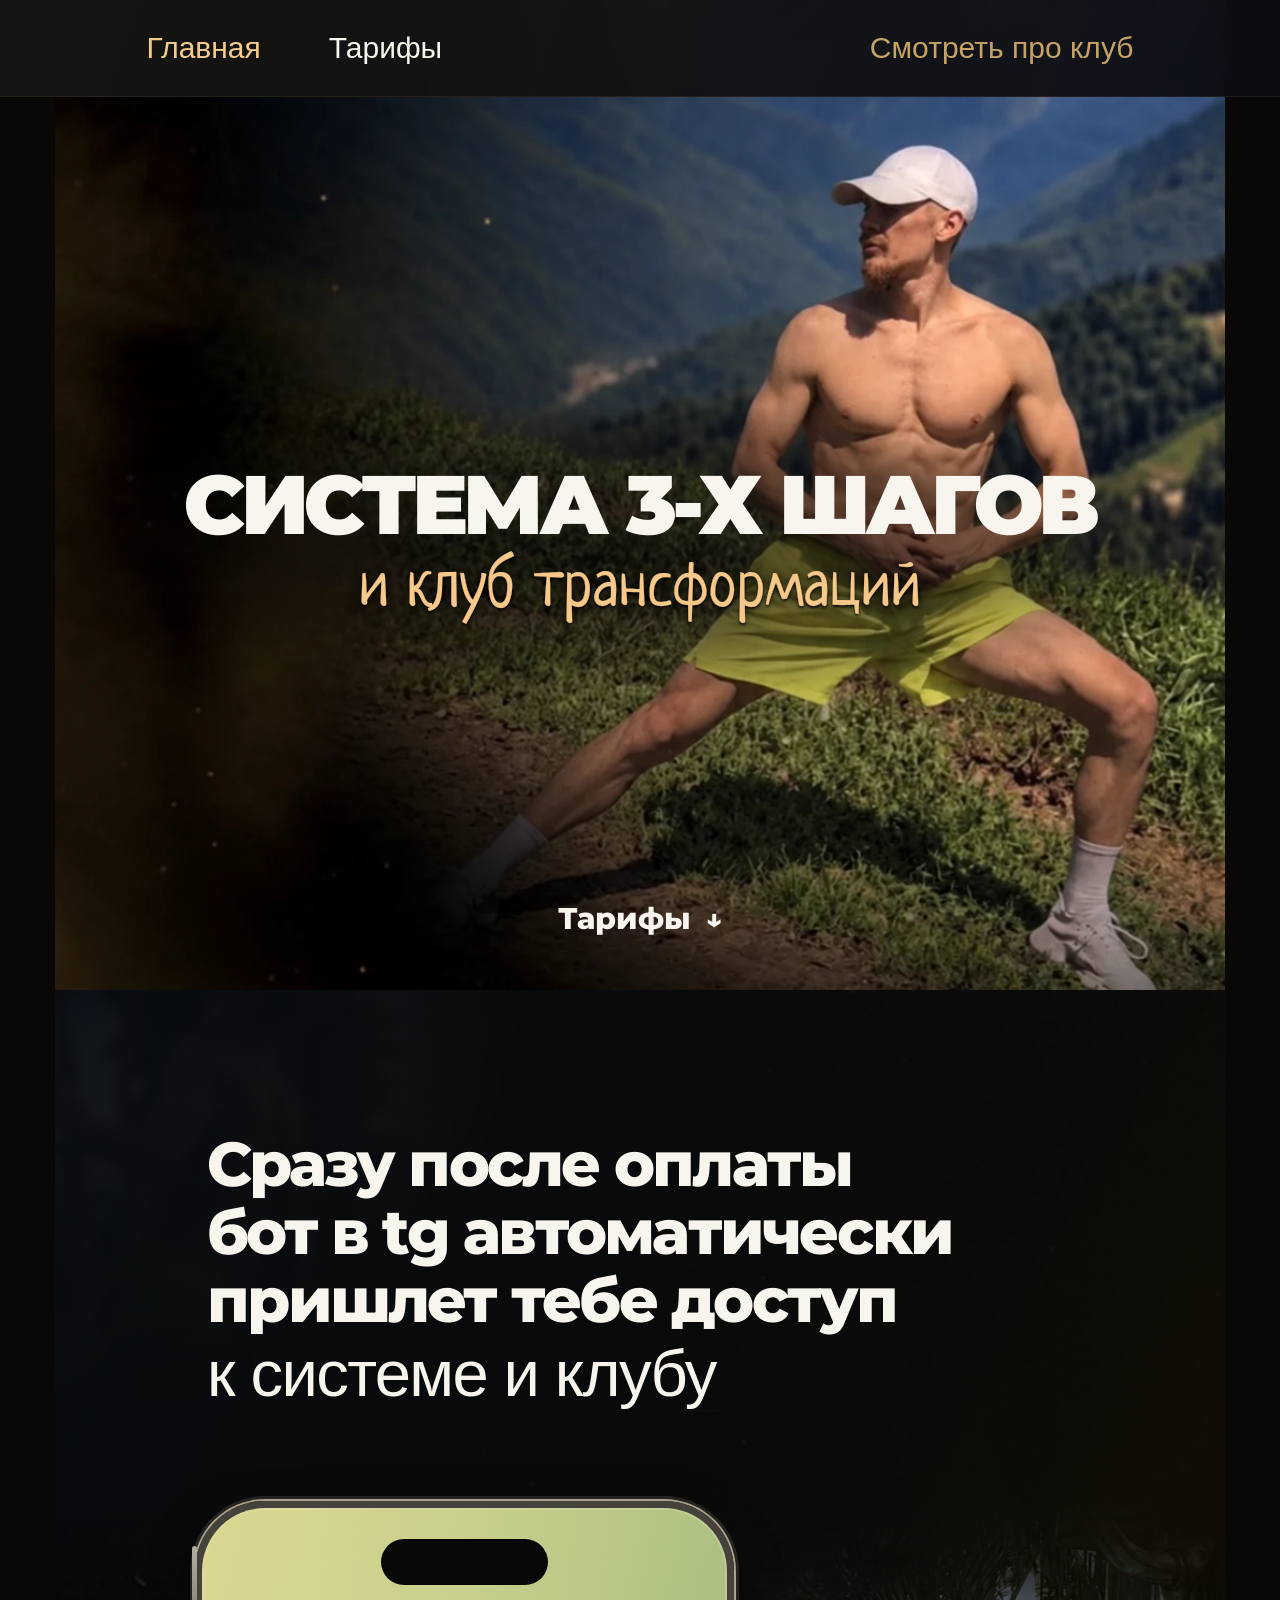
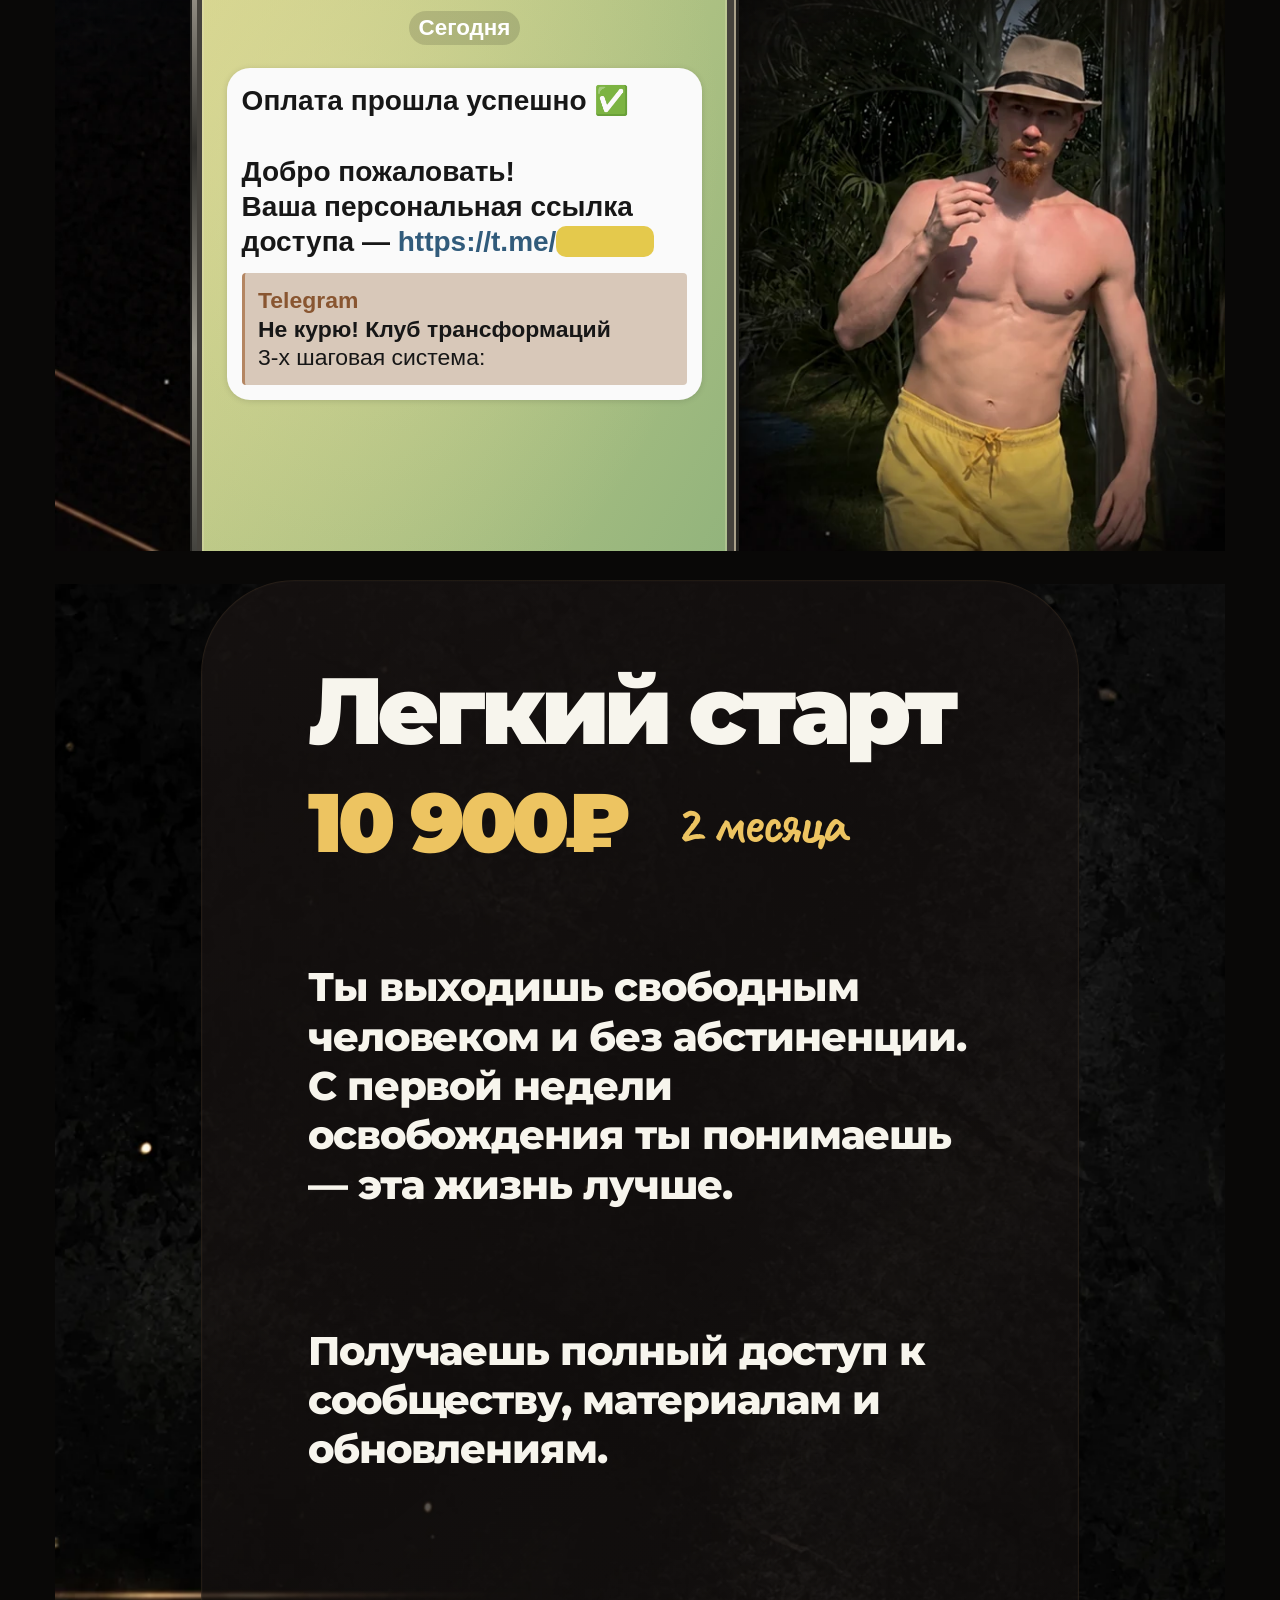
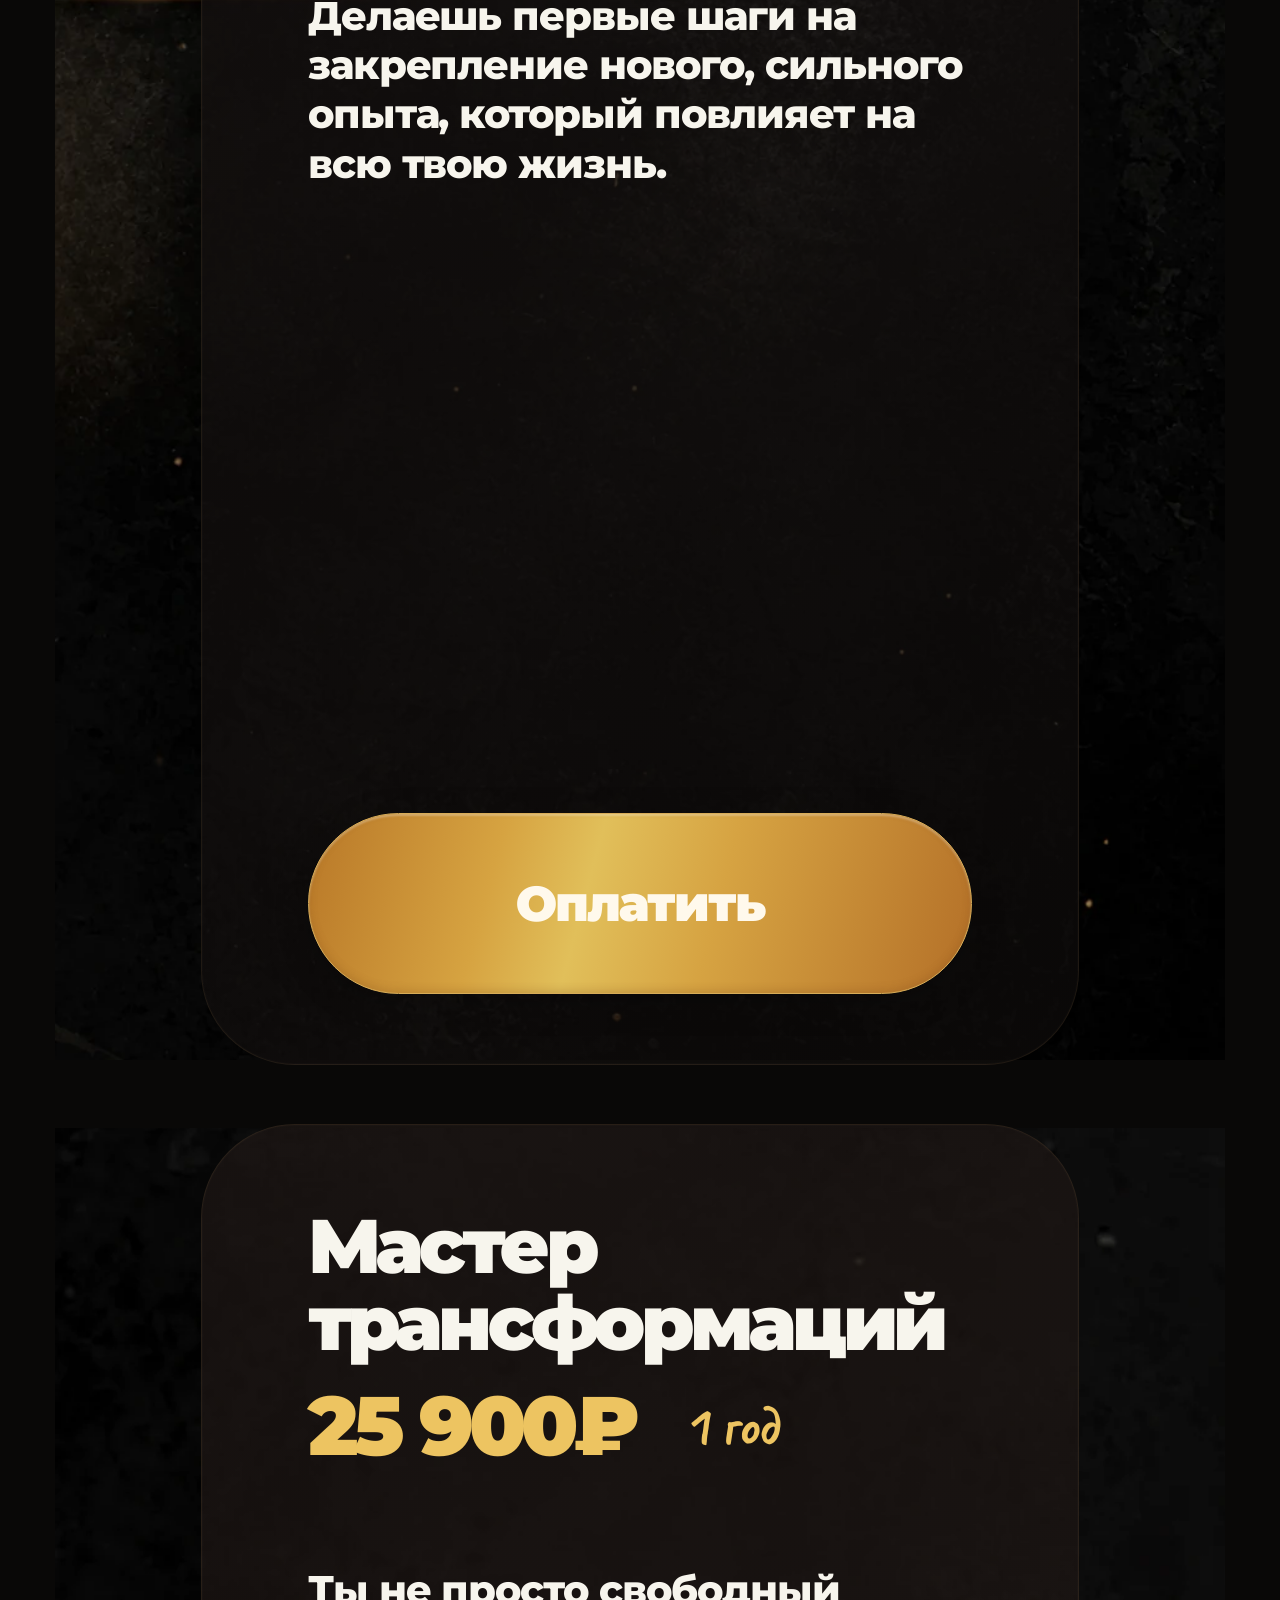
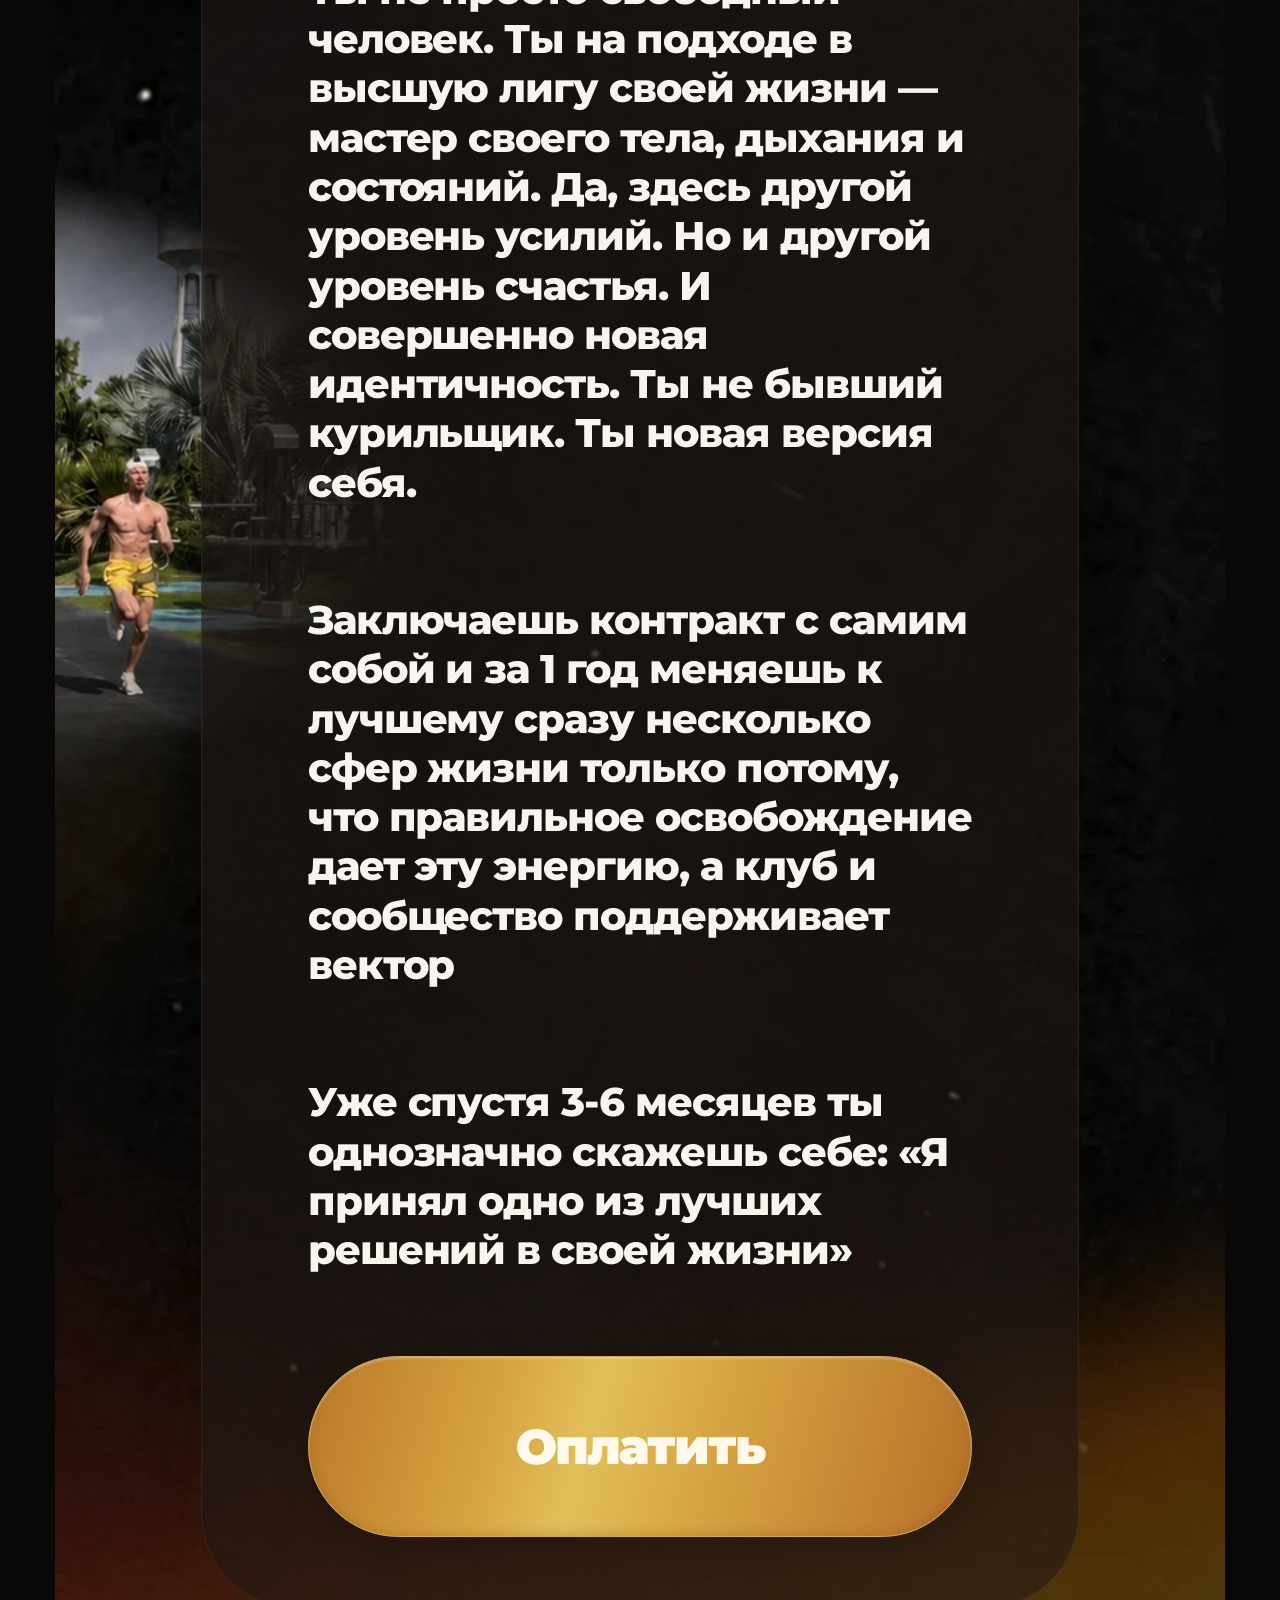
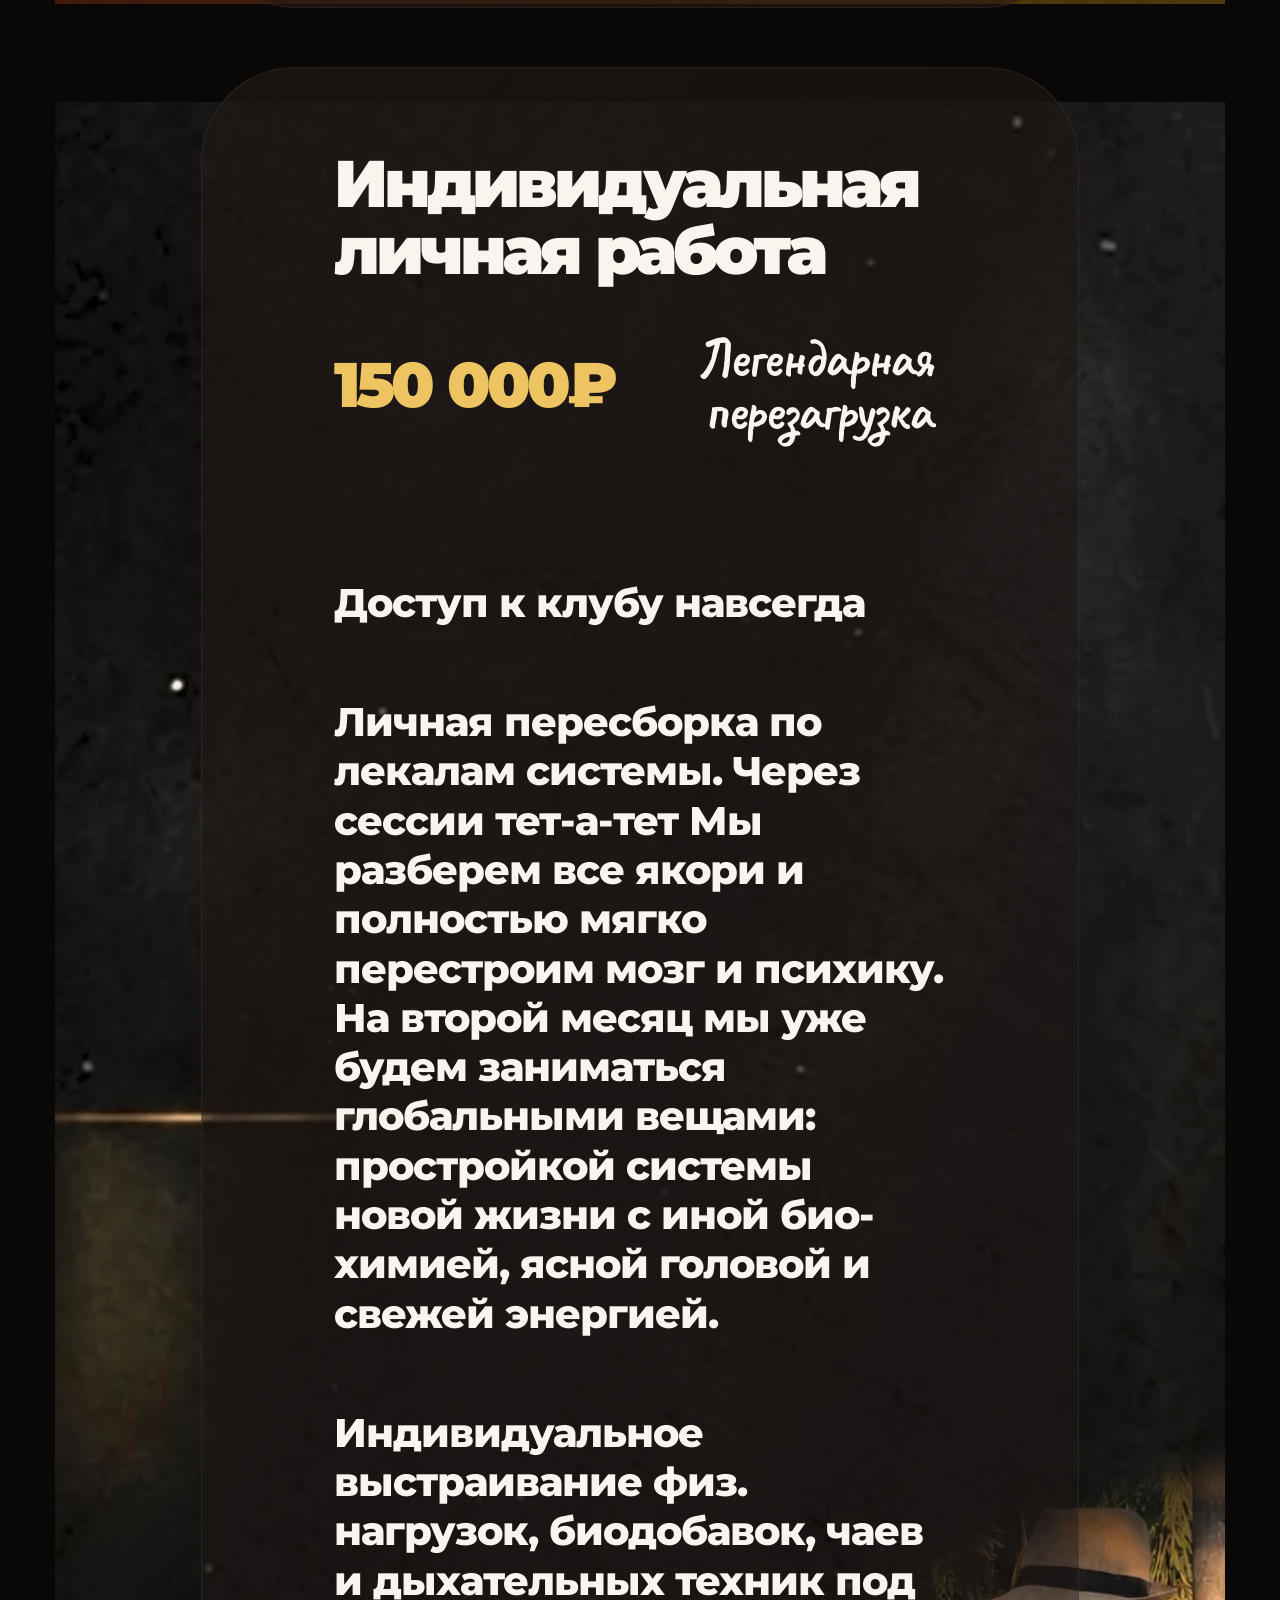
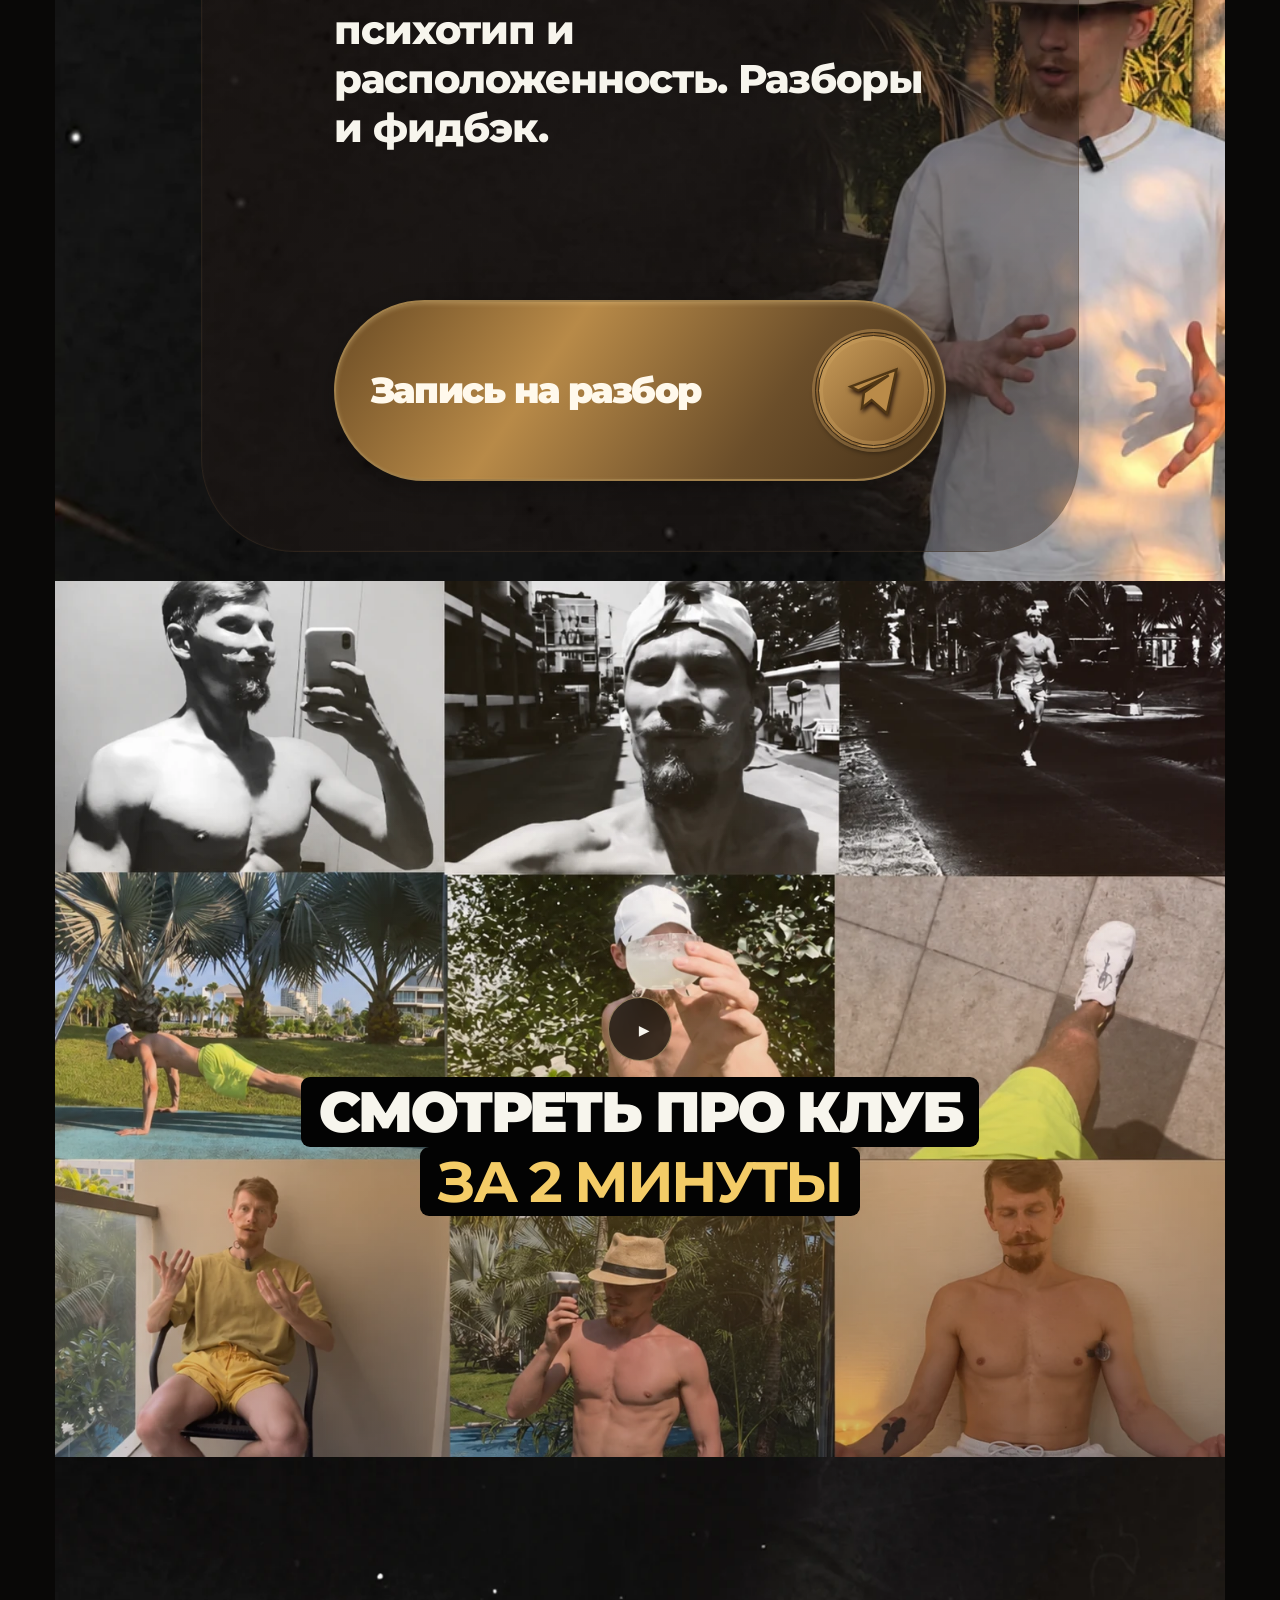
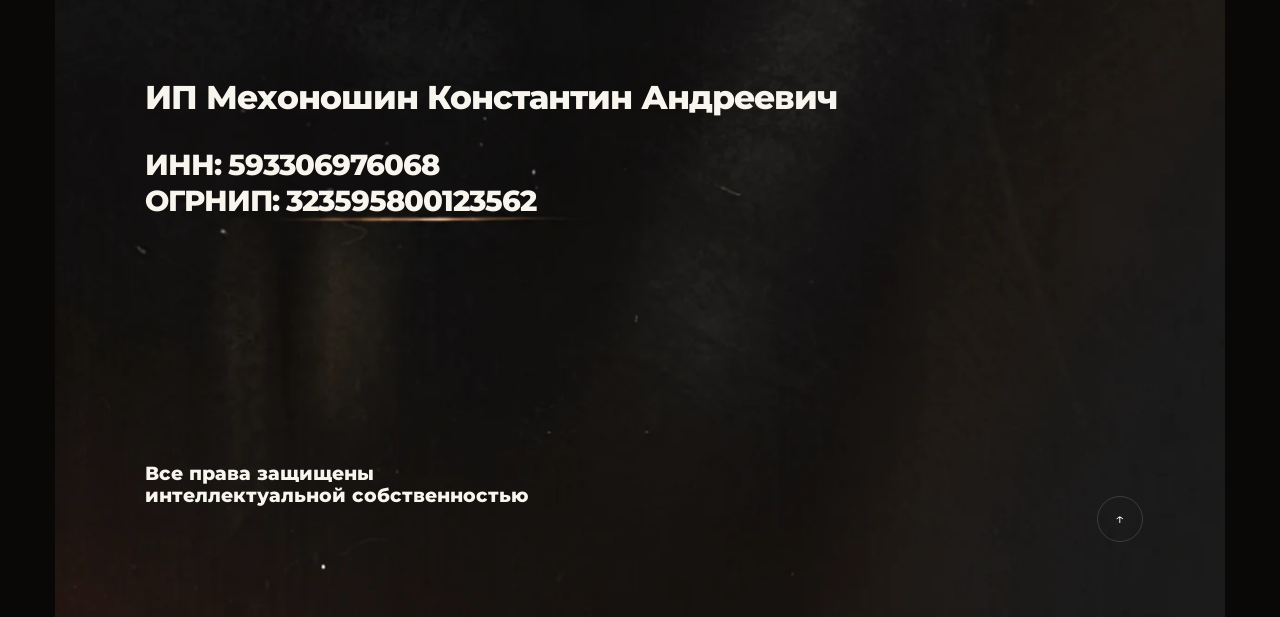
<file: site-v1/index.html>
<!doctype html>
<html lang="ru">
<head>
  <meta charset="utf-8">
  <meta name="viewport" content="width=device-width, initial-scale=1">
  <meta name="theme-color" content="#090807">
  <meta name="description" content="Система 3-х шагов и клуб трансформаций. Лёгкий старт, Мастер трансформаций и индивидуальная личная работа.">
  <title>Система 3-х шагов — клуб трансформаций</title>
  <link rel="icon" href="assets/favicon.svg" type="image/svg+xml">
  <link rel="preload" href="assets/backgrounds/01.webp" as="image">
  <link rel="stylesheet" href="assets/styles.css">
  <script src="assets/config.js" defer></script>
  <script src="assets/app.js" defer></script>
</head>
<body>
  <nav class="floating-nav" aria-label="Навигация по странице">
    <div class="floating-nav-inner">
      <a href="#tc-top" aria-current="location">Главная</a>
      <a href="#tc-tariffs">Тарифы</a>
      <a class="nav-club" href="#tc-video">Смотреть про клуб</a>
    </div>
  </nav>
  <a class="skip-link" href="#tc-tariffs">Перейти к тарифам</a>
  <main>
    <section class="hero section" id="tc-top" aria-labelledby="hero-title">
      <div class="hero-art" aria-hidden="true"></div>
      <div class="hero-heading">
        <h1 id="hero-title">СИСТЕМА <span class="hero-nowrap">3-Х ШАГОВ</span></h1>
        <p class="handwritten">и клуб трансформаций</p>
      </div>
      <a class="tariff-link" href="#tc-tariffs">Тарифы <span aria-hidden="true">↓</span></a>
    </section>

    <section class="access section" id="tc-access" aria-labelledby="access-title">
      <div class="access-inner">
        <h2 id="access-title" class="reveal"><span class="access-line">Сразу после оплаты</span> <span class="access-line">бот в tg автоматически</span> <span class="access-line">пришлет тебе доступ</span> <span class="access-subtitle">к системе и клубу</span></h2>
        <div class="phone reveal" aria-label="Пример сообщения Telegram после оплаты">
          <div class="phone-island" aria-hidden="true"></div>
          <span class="chat-day">Сегодня</span>
          <div class="chat-message">
            <p>Оплата прошла успешно ✅</p>
            <p>Добро пожаловать!<br>Ваша персональная ссылка доступа — <span class="sample-link">https://t.me/<span class="masked-link" aria-label="персональная ссылка скрыта">••••••••••</span></span></p>
            <div class="chat-preview"><span>Telegram</span><strong>Не курю! Клуб трансформаций</strong><p>3-х шаговая система:</p></div>
          </div>
        </div>
      </div>
    </section>

    <div class="tariff-stack">
    <section class="plan-section light section" id="tc-tariffs" aria-labelledby="light-title">
      <article class="plan-card">
        <header class="reveal"><h2 id="light-title">Легкий старт</h2><div class="price-row"><p class="price">10 900₽</p><span class="handwritten">2 месяца</span></div></header>
        <div class="plan-copy">
          <p class="reveal">Ты выходишь свободным человеком и без абстиненции. С первой недели освобождения ты понимаешь — эта жизнь лучше.</p>
          <p class="reveal">Получаешь полный доступ к сообществу, материалам и обновлениям.</p>
          <p class="reveal">Делаешь первые шаги на закрепление нового, сильного опыта, который повлияет на всю твою жизнь.</p>
        </div>
        <a class="gold-button reveal" href="#action-unavailable" data-action="light" aria-label="Оплатить тариф Легкий старт — 10 900 рублей">Оплатить</a>
      </article>
    </section>

    <section class="plan-section master section" id="tc-master" aria-labelledby="master-title">
      <article class="plan-card">
        <header class="reveal"><h2 id="master-title">Мастер<br>трансформаций</h2><div class="price-row"><p class="price">25 900₽</p><span class="handwritten">1 год</span></div></header>
        <div class="plan-copy">
          <p class="reveal">Ты не просто свободный человек. Ты на подходе в высшую лигу своей жизни — мастер своего тела, дыхания и состояний. Да, здесь другой уровень усилий. Но и другой уровень счастья. И совершенно новая идентичность. Ты не бывший курильщик. Ты новая версия себя.</p>
          <p class="reveal">Заключаешь контракт с самим собой и за 1 год меняешь к лучшему сразу несколько сфер жизни только потому, что правильное освобождение дает эту энергию, а клуб и сообщество поддерживает вектор</p>
          <p class="reveal">Уже спустя 3-6 месяцев ты однозначно скажешь себе: «Я принял одно из лучших решений в своей жизни»</p>
        </div>
        <a class="gold-button reveal" href="#action-unavailable" data-action="master" aria-label="Оплатить тариф Мастер трансформаций — 25 900 рублей">Оплатить</a>
      </article>
    </section>

    <section class="plan-section personal section" id="tc-personal" aria-labelledby="personal-title">
      <article class="plan-card">
        <header class="reveal"><h2 id="personal-title">Индивидуальная<br>личная работа</h2><div class="price-row"><p class="price">150 000₽</p><span class="handwritten">Легендарная<br>перезагрузка</span></div></header>
        <div class="plan-copy">
          <p class="reveal">Доступ к клубу навсегда</p>
          <p class="reveal">Личная пересборка по лекалам системы. Через сессии тет-а-тет Мы разберем все якори и полностью мягко перестроим мозг и психику. На второй месяц мы уже будем заниматься глобальными вещами: простройкой системы новой жизни с иной био-химией, ясной головой и свежей энергией.</p>
          <p class="reveal">Индивидуальное выстраивание физ. нагрузок, биодобавок, чаев и дыхательных техник под психотип и расположенность. Разборы и фидбэк.</p>
        </div>
        <a class="gold-button bronze-button reveal" href="#action-unavailable" data-action="personal">Запись на разбор <span class="telegram-medallion" aria-hidden="true"><svg viewBox="0 0 32 32"><path d="m4 14 24-9-5 23-8-7-5 4 1-8 13-9-16 8z"/></svg></span></a>
      </article>
    </section>

    </div>

    <section class="video-section section" id="tc-video" aria-label="Видео про клуб">
      <img src="assets/backgrounds/06.webp" alt="Фотографии автора: тренировки, дыхательные практики и жизнь клуба" width="1450" height="1085" loading="lazy" decoding="async">
      <a class="video-button reveal" href="#action-unavailable" data-action="video"><span class="play-icon" aria-hidden="true">▶</span><span>СМОТРЕТЬ ПРО КЛУБ</span><strong>ЗА 2 МИНУТЫ</strong></a>
    </section>
  </main>
  <footer class="footer section" id="tc-footer">
    <div class="legal reveal"><p>ИП Мехоношин Константин Андреевич</p><p>ИНН: 593306976068<br>ОГРНИП: 323595800123562</p></div>
    <p class="copyright">Все права защищены<br>интеллектуальной собственностью</p>
    <a class="back-top" href="#tc-top" aria-label="Вернуться к началу страницы">↑</a>
  </footer>
  <aside class="unavailable" id="action-unavailable" tabindex="-1"><p>Ссылка пока недоступна. Пожалуйста, попробуйте позже.</p><a href="#tc-tariffs">Вернуться к тарифам</a></aside>
  <dialog id="action-dialog" aria-labelledby="dialog-title" aria-describedby="dialog-message"><button class="dialog-close" type="button" aria-label="Закрыть">×</button><h2 id="dialog-title">Ссылка пока недоступна</h2><p id="dialog-message">Пожалуйста, попробуйте позже.</p><button class="dialog-ok" type="button">Понятно</button></dialog>
</body>
</html>
</file>
<file: site-v1/assets/styles.css>
@font-face{font-family:Montserrat;src:url('fonts/montserrat.ttf') format('truetype');font-weight:100 900;font-display:swap}
@font-face{font-family:Caveat;src:url('fonts/caveat.ttf') format('truetype');font-weight:400 700;font-display:swap}
:root{color-scheme:dark;--ink:#090807;--white:#f7f5ed;--gold:#edc461;--ease:cubic-bezier(.22,1,.36,1)}
*{box-sizing:border-box}html{scroll-behavior:smooth;scroll-padding-top:20px;background:var(--ink)}body{margin:0;color:var(--white);background:var(--ink);font-family:Montserrat,Arial,sans-serif;-webkit-font-smoothing:antialiased}a{color:inherit;text-decoration:none}button{font:inherit}a,button{-webkit-tap-highlight-color:transparent}a:focus-visible,button:focus-visible{outline:3px solid #ffe29c;outline-offset:7px}::selection{background:#bb873e;color:white}h1,h2,p{margin:0}h1,h2{font-weight:900;letter-spacing:-.055em;line-height:1.02}.section{position:relative;isolation:isolate;width:min(100%,1170px);margin-inline:auto;overflow:hidden;background-color:var(--ink)}.handwritten{font-family:Caveat,cursive;font-weight:700;letter-spacing:-.025em;line-height:1.05}.skip-link{position:fixed;top:12px;left:12px;z-index:20;transform:translateY(-160%);padding:14px 20px;background:var(--gold);color:#161009;border-radius:12px}.skip-link:focus{transform:none}
.hero{height:min(132.48vw,1550px);min-height:620px;display:flex;align-items:center;justify-content:center}.hero-art{position:absolute;inset:0;z-index:-1;background:url('backgrounds/01.webp') center/cover no-repeat;animation:hero-art-in 1.8s var(--ease) both}.hero-heading{width:100%;text-align:center;transform:translateY(-12%);padding:0 3.5%}.hero h1{font-size:clamp(32px,7.5vw,88px);white-space:nowrap;animation:hero-copy-in 1.1s .12s var(--ease) both}.hero .handwritten{font-size:clamp(30px,5.8vw,68px);color:#e8b67b;animation:hero-copy-in 1.1s .25s var(--ease) both}.tariff-link{position:absolute;bottom:3.5%;left:50%;transform:translateX(-50%);display:flex;align-items:center;gap:15px;padding:18px 28px;font-size:clamp(17px,2.6vw,30px);font-weight:800;border-radius:30px;transition:background .3s}.tariff-link:hover{background:#ffffff0b}.tariff-link span{font-size:.9em;transition:transform .35s var(--ease)}.tariff-link:hover span{transform:translateY(4px)}
.access{background:url('backgrounds/02.webp') center bottom/cover no-repeat;min-height:1000px}.access-inner{padding:24% 12.5% 0}.access h2{font-size:clamp(28px,5.4vw,63px);line-height:1.02}.access h2 .handwritten{display:block;font-size:1.08em}.phone{position:relative;width:57%;margin-top:95px;min-height:480px;padding:82px 22px 50px;border:7px solid #45423c;border-bottom:0;border-radius:65px 65px 0 0;background:linear-gradient(130deg,#d3cd81,#779660);box-shadow:0 0 0 2px #79736c,0 15px 70px #0008;color:#171717;font:600 clamp(14px,2.3vw,26px)/1.24 Arial,sans-serif}.phone::after{content:'';position:absolute;inset:70% -9px 0;background:linear-gradient(transparent,var(--ink));pointer-events:none}.phone-island{position:absolute;top:16px;left:34%;width:32%;height:34px;border-radius:25px;background:#080808}.chat-day{display:table;margin:-10px auto 20px;background:#0002;border-radius:20px;color:white;font-size:.75em;padding:3px 10px}.chat-message{background:#fafafa;border-radius:20px;padding:14px;box-shadow:0 1px 6px #0002}.chat-message>p+p{margin-top:25px}.sample-link{color:#315b7b;overflow-wrap:anywhere}.masked-link{background:#e4c94c;border-radius:10px;color:transparent}.chat-preview{border-left:4px solid #b48662;padding:8px;margin-top:10px;background:#d8c8b9;border-radius:4px;font-size:.82em}.chat-preview span{display:block;color:#895631}.chat-preview p{font-weight:400}
.plan-section{padding:25px 12.5%;background-position:center;background-size:cover}.light{background-image:url('backgrounds/03.webp')}.master{background-image:url('backgrounds/04.webp')}.personal{background-image:url('backgrounds/05.webp')}.plan-card{display:flex;flex-direction:column;min-height:1480px;border:1px solid #91704a25;border-radius:75px;padding:75px 12% 55px;background:linear-gradient(140deg,#181312cc,#110e0d95);box-shadow:inset 0 0 0 1px #ffffff03}.plan-card h2{font-size:clamp(34px,6.7vw,78px)}.price-row{display:flex;align-items:center;justify-content:space-between;gap:25px;margin-top:10px}.price{color:var(--gold);font-size:clamp(38px,7.1vw,83px);font-weight:900;line-height:1.1;letter-spacing:-.06em;white-space:nowrap}.price-row .handwritten{font-size:clamp(25px,3.8vw,44px);color:var(--gold);white-space:nowrap}.plan-copy{display:flex;flex-direction:column;gap:80px;margin-top:80px;margin-bottom:80px;font-size:clamp(19px,3.4vw,40px);line-height:1.18;font-weight:800;letter-spacing:-.035em}.gold-button{position:relative;display:flex;align-items:center;justify-content:center;flex-shrink:0;min-height:140px;padding:24px 25px;margin-top:auto;border:1px solid #d7ac58;border-radius:100px;background:linear-gradient(105deg,#b97828 0%,#d6a341 28%,#e1bf5a 42%,#d6a342 61%,#b47028 100%);box-shadow:inset 0 2px 2px #fff4,inset 0 -3px 9px #75421633,0 8px 35px #0003;color:#fff9ec;font-size:clamp(23px,3.9vw,46px);font-weight:900;letter-spacing:-.04em;text-align:center;transition:transform .45s var(--ease),box-shadow .45s var(--ease),filter .45s}.gold-button:hover{transform:translateY(-3px);filter:brightness(1.09);box-shadow:inset 0 2px 2px #fff5,0 12px 40px #c78f322b}.gold-button:active{transform:scale(.985)}.master .plan-card{background:linear-gradient(145deg,#1e1715ba,#21181492)}.master .plan-copy{gap:65px}.personal .plan-card{padding-inline:15%;background:linear-gradient(130deg,#201815b5,#21181560)}.personal h2{font-size:clamp(30px,4.95vw,58px)}.personal .price{font-size:clamp(35px,5.35vw,63px)}.personal .price-row{gap:30px;margin-top:40px}.personal .price-row .handwritten{font-size:clamp(24px,3.7vw,43px);color:var(--white);white-space:normal}.personal .plan-copy{gap:60px;margin-top:110px}.bronze-button{gap:20px;justify-content:space-between;font-size:clamp(20px,3vw,35px);padding:12px 12px 12px 35px;background:linear-gradient(125deg,#6a4b24,#b88a48 35%,#6b4e2a 70%,#443018);border:2px solid #a1804b;box-shadow:inset 0 2px 4px #ffe4a940,0 8px 25px #0004}.telegram-medallion{display:grid;place-items:center;flex:0 0 100px;height:100px;border-radius:50%;border:4px double #3b2b16;background:linear-gradient(130deg,#c99c59,#755025);box-shadow:0 0 0 3px #c99b5c70,inset 0 0 0 4px #cfa56355,0 4px 5px #0006}.telegram-medallion svg{width:56%;fill:#ba8b49;stroke:#513715;stroke-width:1.3;filter:drop-shadow(1px 3px 2px #2a170e)}
.video-section{aspect-ratio:1170/876;display:grid;place-items:center}.video-section>img{position:absolute;inset:0;width:100%;height:100%;object-fit:cover;z-index:-2}.video-section::after{content:'';position:absolute;inset:0;z-index:-1;background:linear-gradient(transparent 25%,#a7681540 70%,#09080733)}.video-button{display:flex;align-items:center;flex-direction:column;margin-top:15%;font-size:clamp(21px,4.9vw,57px);line-height:1.05;letter-spacing:-.045em;font-weight:900;text-align:center}.video-button>span:not(.play-icon),.video-button strong{padding:5px 18px;background:#030303;border-radius:9px}.video-button strong{color:#f4cc67}.play-icon{display:grid;place-items:center;width:64px;height:64px;margin-bottom:16px;padding-left:4px;border-radius:50%;border:1px solid #ffe2a373;background:#16120bc4;font-size:25px;backdrop-filter:blur(12px);transition:transform .4s var(--ease),background .4s}.video-button:hover .play-icon{transform:scale(1.08);background:#996b2a}
.footer{min-height:760px;padding:220px 7% 110px;background:url('backgrounds/07.webp') center/cover no-repeat;display:flex;flex-direction:column;justify-content:space-between;gap:160px}.legal{font-size:clamp(18px,2.85vw,33px);font-weight:800;letter-spacing:-.03em;line-height:1.22}.legal p+p{margin-top:30px;font-size:.88em}.copyright{font-size:clamp(12px,1.6vw,19px);font-weight:800;line-height:1.15}.back-top{position:absolute;bottom:75px;right:7%;display:grid;place-items:center;width:46px;height:46px;border:1px solid #ffffff26;border-radius:50%;transition:background .3s}.back-top:hover{background:#ffffff12}.unavailable{display:none}.unavailable:target{display:block;padding:32px;max-width:700px;margin:30px auto;line-height:1.6}.unavailable a{text-decoration:underline;color:var(--gold)}dialog{width:min(90%,470px);padding:46px 34px 30px;border:1px solid #8b683c66;border-radius:26px;background:#181512;color:var(--white);box-shadow:0 30px 100px #0009}dialog::backdrop{background:#0009;backdrop-filter:blur(8px)}dialog h2{font-size:29px;letter-spacing:-.035em;line-height:1.1}dialog p{margin-top:18px;line-height:1.5;color:#c9c1b7}.dialog-close{position:absolute;right:12px;top:8px;width:40px;height:40px;border:0;background:transparent;color:inherit;font-size:30px;cursor:pointer}.dialog-ok{margin-top:28px;width:100%;padding:14px;border:0;border-radius:30px;background:var(--gold);color:#211509;font-weight:800;cursor:pointer}
.reveal.is-pending{opacity:0;transform:translateY(24px)}.reveal{transition:opacity .85s var(--ease),transform 1s var(--ease)}.reveal.is-visible{opacity:1;transform:none}@keyframes hero-art-in{from{opacity:.5;transform:scale(1.025)}to{opacity:1;transform:scale(1)}}@keyframes hero-copy-in{from{opacity:0;translate:0 18px}to{opacity:1;translate:0 0}}
@media(min-width:1200px){.hero{height:min(1050px,110svh);min-height:780px}.hero-art{background-position:center 42%}.hero-heading{transform:translateY(30%)}.hero h1{font-size:83px}.access{min-height:1050px}.plan-section{padding-block:35px}.plan-card{min-height:1430px}.light .plan-card{min-height:1340px}.plan-copy{font-size:35px}.master .plan-card,.personal .plan-card{min-height:1730px}}
@media(max-width:700px){.hero{height:100svh;min-height:560px;max-height:1000px}.hero-art{background-size:cover;background-position:60% center}.hero-heading{padding:0 4%;transform:translateY(5%)}.hero h1{white-space:normal;font-size:clamp(37px,8.5vw,58px);text-wrap:balance;line-height:1.03}.hero .handwritten{font-size:clamp(29px,7vw,45px);margin-top:12px}.tariff-link{bottom:4%;font-size:18px}.access{min-height:0;background-size:auto 100%;background-position:62% bottom}.access-inner{padding:90px 7% 0}.access h2{font-size:clamp(26px,6.5vw,43px)}.access h2 br{display:none}.access h2 .handwritten{margin-top:7px}.phone{width:66%;min-height:290px;margin-top:55px;border-width:4px;border-radius:35px 35px 0 0;padding:54px 10px 45px;font-size:clamp(13px,3.4vw,21px)}.phone-island{height:20px;top:12px}.chat-day{margin-bottom:10px}.chat-message{padding:10px;border-radius:12px}.chat-message>p+p{margin-top:17px}.chat-preview{padding:5px}.plan-section{padding:20px 5%;background-size:100% 100%}.plan-card,.personal .plan-card{padding:36px 7% 30px;border-radius:32px;min-height:0}.plan-card h2{font-size:clamp(32px,7.3vw,50px)}.price{font-size:clamp(37px,8.4vw,57px)}.price-row{gap:12px;flex-wrap:wrap}.price-row .handwritten{font-size:29px}.plan-copy,.master .plan-copy,.personal .plan-copy{font-size:clamp(19px,4.7vw,28px);line-height:1.3;gap:32px;margin:40px 0 45px;letter-spacing:-.025em}.gold-button{min-height:76px;font-size:28px;padding:18px}.personal h2{font-size:clamp(26px,6.3vw,42px)}.personal .price-row{margin-top:24px;gap:15px}.personal .price{font-size:clamp(34px,7.8vw,52px)}.personal .price-row .handwritten{font-size:27px}.personal .plan-card{background:linear-gradient(125deg,#211815d9,#211815a8)}.bronze-button{font-size:clamp(18px,4.3vw,28px);padding:9px 9px 9px 20px;gap:8px}.telegram-medallion{flex-basis:57px;height:57px}.video-button{font-size:clamp(20px,4.8vw,33px)}.video-button>span:not(.play-icon),.video-button strong{padding:5px 10px;border-radius:5px}.play-icon{width:45px;height:45px;font-size:18px;margin-bottom:10px}.footer{min-height:470px;padding:110px 8% 65px;gap:100px}.legal{font-size:20px}.copyright{font-size:12px}.back-top{bottom:50px}.reveal.is-pending{transform:translateY(18px)}}
@media(prefers-reduced-motion:reduce){html{scroll-behavior:auto}*,*::before,*::after{animation:none!important;transition:none!important}.reveal.is-pending{opacity:1;transform:none}}

/* Keep the hero caption readable over the bright photograph. */
@font-face{font-family:TCNeucha;src:url('fonts/neucha.ttf') format('truetype');font-weight:400;font-style:normal;font-display:swap}
h1,h2{font-family:inherit}
.hero-heading{position:relative;isolation:isolate}
.hero-heading::before{content:'';position:absolute;inset:-35% -5% -45%;z-index:-1;pointer-events:none;background:radial-gradient(ellipse at center,rgba(9,8,7,.74) 0%,rgba(9,8,7,.46) 43%,rgba(9,8,7,0) 73%)}
.hero .handwritten{font-family:TCNeucha,cursive;font-weight:400;font-style:normal;font-size:clamp(32px,5.4vw,64px);line-height:1.15;letter-spacing:.005em;color:#f6c889;text-shadow:0 2px 3px #090807,0 0 14px #090807b3;-webkit-text-stroke:.25px currentColor;margin-top:8px}
@media(max-width:700px){.hero .handwritten{font-size:clamp(26px,7.3vw,43px);margin-top:12px;letter-spacing:0}.hero-heading::before{inset:-25% -5% -40%}}

/* Pointer feedback is independent of reveal transforms and never delays navigation. */
.video-button,.dialog-ok{position:relative}
.gold-button,.video-button,.tariff-link,.back-top,.dialog-ok{overflow:hidden;touch-action:manipulation;transition:scale .22s var(--ease),filter .22s ease,box-shadow .3s ease,transform .45s var(--ease),opacity .85s var(--ease)}
.tap-wave{position:absolute;display:block;padding:0!important;margin:0!important;border:0!important;border-radius:50%!important;pointer-events:none;background:radial-gradient(circle,#fff4cfaa 0%,#fff4cf44 45%,transparent 70%)!important;opacity:0;z-index:3}
.gold-button.is-pressed,.video-button.is-pressed,.tariff-link.is-pressed,.back-top.is-pressed,.dialog-ok.is-pressed{scale:.97;filter:brightness(1.13)}
.video-button .tap-wave{background:radial-gradient(circle,#ffdd9570,transparent 70%)!important}
@media(hover:none){.gold-button:hover{transform:none;filter:none}.gold-button.is-pressed{filter:brightness(1.13)}.video-button:hover .play-icon{transform:none;background:#16120bc4}.tariff-link:hover span{transform:none}}
@media(prefers-reduced-motion:reduce){.gold-button.is-pressed,.video-button.is-pressed,.tariff-link.is-pressed,.back-top.is-pressed,.dialog-ok.is-pressed{scale:1;filter:brightness(1.18)}.tap-wave{display:none!important}}

/* Reference layout: proportional photography and equally tall, narrow tariff cards. */
.floating-nav{position:fixed;inset:0 0 auto;z-index:100;background:linear-gradient(110deg,#171613ed,#0c0c11ed);border-bottom:1px solid #d8b06b16;backdrop-filter:blur(18px);-webkit-backdrop-filter:blur(18px);padding-top:env(safe-area-inset-top,0px)}
.floating-nav-inner{width:min(100%,1170px);margin:auto;display:flex;align-items:center;gap:clamp(20px,5vw,70px);padding:18px 7%;min-height:76px}
.floating-nav a{position:relative;overflow:hidden;font-family:Arial,sans-serif;font-size:clamp(14px,2.5vw,30px);font-weight:400;line-height:1.2;padding:12px 2px;white-space:nowrap;transition:color .2s,scale .2s;touch-action:manipulation}
.floating-nav .nav-club{margin-left:auto;color:#c5a366}
.floating-nav a:hover,.floating-nav a[aria-current="location"]{color:#f4cd8a}
.floating-nav a.is-pressed{scale:.97;color:#ffe1a9}
.section{scroll-margin-top:100px}
.hero .handwritten{margin-top:0;translate:0 -5px}
.hero-nowrap{white-space:nowrap}
.access{min-height:0;aspect-ratio:1170/1161;background-size:100% auto;background-position:center bottom;background-repeat:no-repeat}
.access::before{content:'';position:absolute;inset:0 0 52%;z-index:-1;background:linear-gradient(120deg,#070b10f5,#0a0a09ed 65%,#171106da)}
.access-inner{position:absolute;inset:0;padding:12% 10% 0 13%}
.access h2{font-size:min(5.25vw,61.5px);line-height:1.1;letter-spacing:-.045em;font-weight:800;word-spacing:normal}
.access-line,.access-subtitle{display:block;white-space:nowrap}
.access-subtitle{font-family:Arial,sans-serif;font-size:1.06em;font-weight:400;letter-spacing:-.025em;line-height:1.15;margin-top:.06em}
.phone{position:absolute;left:12%;top:44%;width:46%;height:67%;min-height:0;margin:0;padding:min(10vw,117px) min(2.1vw,25px) 35px;border-width:min(.65vw,7px);border-radius:min(6vw,70px) min(6vw,70px) 0 0;transform:rotate(3deg);transform-origin:50% 0;font-size:min(2.4vw,28px);line-height:1.25;background:linear-gradient(120deg,#d6d58c,#8db17b)}
.phone-island{top:4%;height:min(4vw,46px);left:34%;width:32%}
.chat-day{margin:-3% auto 5%;font-size:.8em}
.chat-message{padding:3%;border-radius:min(2vw,23px)}
.chat-message>p+p{margin-top:1.3em}
.chat-preview{padding:3%;margin-top:.6em;border-left-width:3px;line-height:1.25}
.phone::after{inset:86% -9px 0}
.tariff-stack{width:min(100%,1170px);margin-inline:auto;display:grid;grid-auto-rows:1fr}
.tariff-stack .plan-section{padding:2.5% 12.5%;height:100%;background-size:100% auto;background-repeat:no-repeat;background-position:center center}
.tariff-stack .personal{background-position:center bottom}
.tariff-stack .plan-card{height:100%;min-height:min(171vw,2001px);padding:min(7vw,82px) 12% min(6vw,70px);border-radius:min(8vw,94px)}
.tariff-stack .plan-card>header,.tariff-stack .plan-copy{flex-shrink:0}
.tariff-stack .plan-card h2{font-size:min(6.5vw,76px);line-height:1.02;letter-spacing:-.055em}
.tariff-stack .price-row{gap:min(3vw,35px);margin-top:min(1.5vw,18px);flex-wrap:nowrap}
.tariff-stack .price{font-size:min(7.1vw,83px)}
.tariff-stack .price-row .handwritten{font-size:min(5vw,58px);line-height:1.05;flex-shrink:0}
.tariff-stack .plan-copy{font-size:min(3.45vw,40.4px);line-height:1.22;letter-spacing:-.025em;gap:min(7.5vw,88px);margin:min(8vw,94px) 0 min(7vw,82px)}
.tariff-stack .light .plan-copy{gap:min(10vw,117px)}
.tariff-stack .gold-button{min-height:min(15.5vw,181px);font-size:min(4.2vw,49px);padding:min(3vw,35px) min(2vw,24px);margin-top:auto}
.tariff-stack .personal .plan-card{padding-inline:15%;background:linear-gradient(130deg,#201815b5,#21181560)}
.tariff-stack .personal h2{font-size:min(4.85vw,57px)}
.tariff-stack .personal .price{font-size:min(5.4vw,63px)}
.tariff-stack .personal .price-row{gap:min(3vw,35px);margin-top:min(4vw,47px)}
.tariff-stack .personal .price-row .handwritten{font-size:min(4.8vw,56px);line-height:.95;letter-spacing:-.025em}
.tariff-stack .personal .plan-copy{margin-top:min(12vw,140px);gap:min(6vw,70px)}
.tariff-stack .bronze-button{font-size:min(3.1vw,36px);padding:min(1vw,12px) min(1vw,12px) min(1vw,12px) min(3vw,35px);gap:min(1.5vw,18px)}
.tariff-stack .telegram-medallion{flex-basis:min(10vw,117px);height:min(10vw,117px)}
@media(max-width:700px){.floating-nav-inner{min-height:60px;padding:8px 5%;gap:20px}.floating-nav a{font-size:clamp(12px,3.6vw,19px);min-height:44px;display:flex;align-items:center}.section{scroll-margin-top:76px}.hero .handwritten{margin-top:0;translate:0 -3px}.hero h1{font-size:clamp(30px,8.5vw,58px)}.tariff-stack .plan-card h2{font-size:6.5vw}.tariff-stack .plan-copy{font-size:3.55vw}.tariff-stack .personal h2{font-size:4.85vw}}

.access::before{inset:0 0 38%;mask-image:linear-gradient(#000 0%,#000 72%,transparent 100%);-webkit-mask-image:linear-gradient(#000 0%,#000 72%,transparent 100%)}
.phone{box-shadow:0 0 0 2px #aaa18a,0 0 0 5px #242320,inset 0 0 0 2px #e4dfb855,0 20px 45px #0008;background-image:radial-gradient(ellipse at 20% 30%,#e5de9f77,transparent 70%),linear-gradient(120deg,#d6d58c,#8db17b)}
.phone::before{content:'';position:absolute;inset:5% auto 8% -2%;width:1%;border-radius:9px;background:linear-gradient(#b3ada1,#302f2b 30%,#99968b 60%,#282825);pointer-events:none}
.floating-nav a{border-radius:6px}
@media(prefers-reduced-motion:reduce){.floating-nav a.is-pressed{scale:1}}

/* Match the reference title and upright, open-letter duration captions. */
.tariff-stack .light .plan-card h2{font-size:min(8vw,94px);letter-spacing:-.055em;white-space:nowrap}
.tariff-stack .light .price-row,.tariff-stack .master .price-row{justify-content:flex-start;gap:min(4vw,47px)}
.tariff-stack .light .price-row .handwritten,.tariff-stack .master .price-row .handwritten{font-size:min(5vw,58px);line-height:1.1}
/* Caveat has a built-in lean even with font-style:normal; counter-skew the captions. */
.tariff-stack .price-row .handwritten{font-family:Caveat,cursive;font-weight:700;font-style:normal;text-transform:none;letter-spacing:-.025em;-webkit-text-stroke:0;transform:skewX(10deg);transform-origin:center}
.tariff-stack .personal .plan-card h2{font-size:min(5.65vw,66px);letter-spacing:-.06em;width:calc(100% + min(5vw,58px))}

.tariff-stack .personal .price-row{padding-right:min(1.1vw,13px)}
</file>
